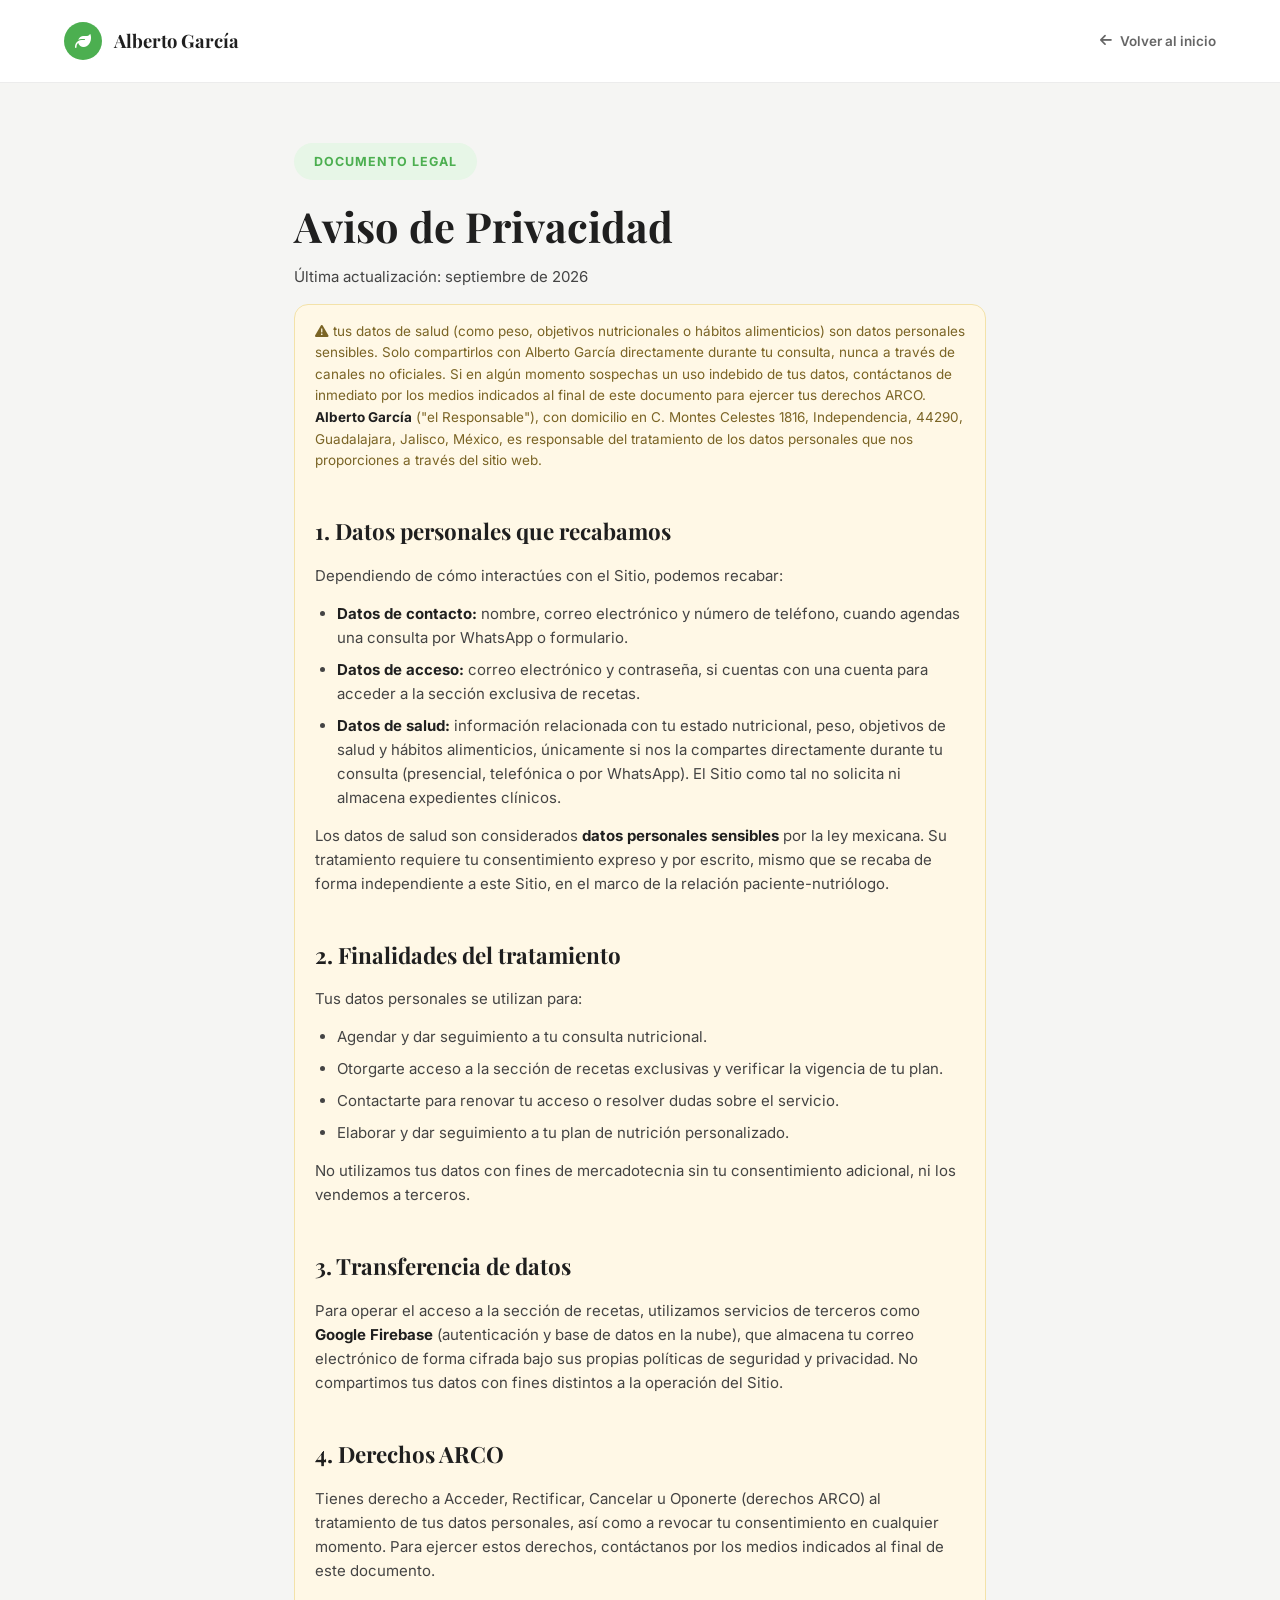
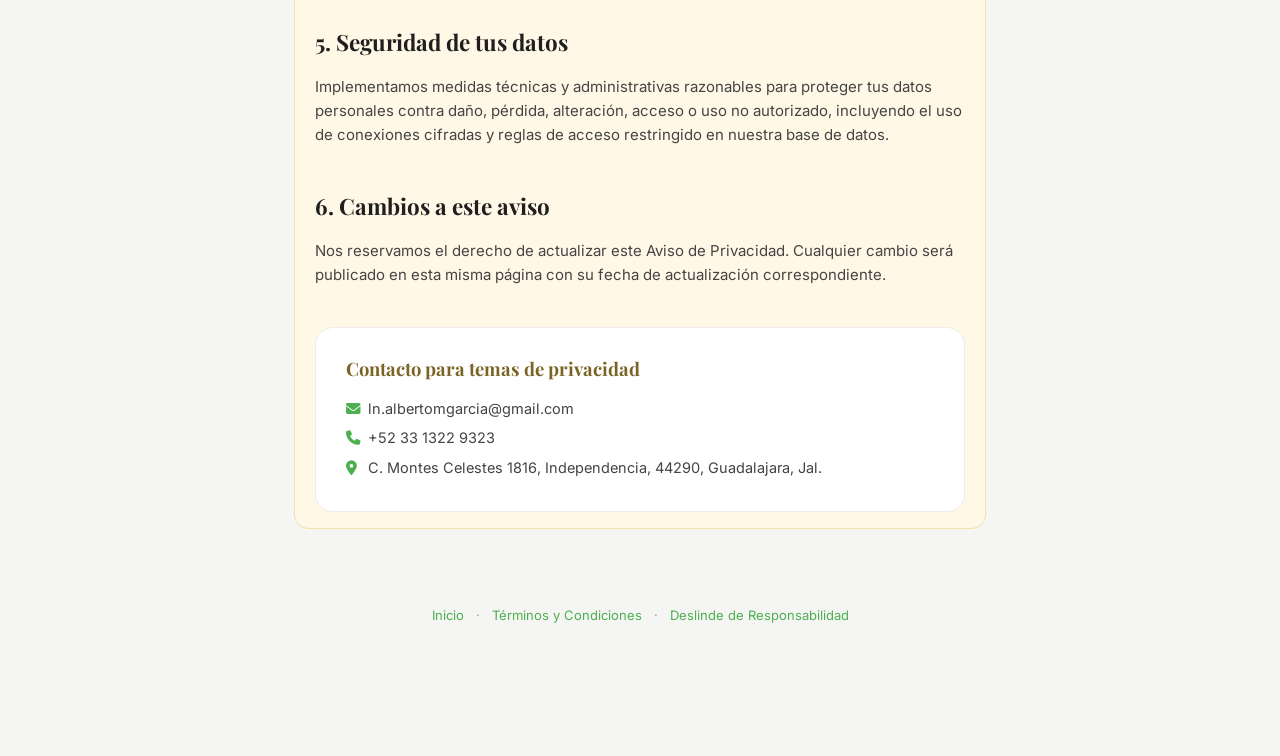
<file: aviso-privacidad.html>
<!DOCTYPE html>
<html lang="es">

<head>

<meta charset="UTF-8">
<meta name="viewport" content="width=device-width, initial-scale=1.0">

<title>Aviso de Privacidad | Alberto García</title>

<link rel="icon" type="image/svg+xml" href="logo-nutriologo.svg">

<link rel="stylesheet" href="legal.css">

<link rel="preconnect" href="https://fonts.googleapis.com">
<link href="https://fonts.googleapis.com/css2?family=Playfair+Display:wght@600;700;800&family=Inter:wght@300;400;500;600;700&display=swap" rel="stylesheet">

<link rel="stylesheet" href="https://cdnjs.cloudflare.com/ajax/libs/font-awesome/6.5.1/css/all.min.css"/>

</head>

<body>

<header class="legal-header">

    <a href="index.html" class="legal-logo">
        <div class="legal-logo-icon"><i class="fa-solid fa-leaf"></i></div>
        <span>Alberto García</span>
    </a>

    <a href="index.html" class="legal-back">
        <i class="fa-solid fa-arrow-left"></i> Volver al inicio
    </a>

</header>

<div class="legal-wrapper">

    <span class="legal-badge">DOCUMENTO LEGAL</span>

    <h1>Aviso de Privacidad</h1>

    <p class="legal-updated">Última actualización: septiembre de 2026</p>

    <div class="legal-review-notice">
        <i class="fa-solid fa-triangle-exclamation"></i>
        tus datos de salud (como peso, objetivos nutricionales o hábitos alimenticios) son datos personales sensibles. Solo compartirlos con Alberto García directamente durante tu consulta, nunca a través de canales no oficiales. Si en algún momento sospechas un uso indebido de tus datos, contáctanos de inmediato por los medios indicados al final de este documento para ejercer tus derechos ARCO.

    
        <strong>Alberto García</strong> ("el Responsable"), con domicilio en C. Montes Celestes 1816, Independencia, 44290, Guadalajara, Jalisco, México, es responsable del tratamiento de los datos personales que nos proporciones a través del sitio web.
    

    <h2>1. Datos personales que recabamos</h2>
    <p>Dependiendo de cómo interactúes con el Sitio, podemos recabar:</p>
    <ul>
        <li><strong>Datos de contacto:</strong> nombre, correo electrónico y número de teléfono, cuando agendas una consulta por WhatsApp o formulario.</li>
        <li><strong>Datos de acceso:</strong> correo electrónico y contraseña, si cuentas con una cuenta para acceder a la sección exclusiva de recetas.</li>
        <li><strong>Datos de salud:</strong> información relacionada con tu estado nutricional, peso, objetivos de salud y hábitos alimenticios, únicamente si nos la compartes directamente durante tu consulta (presencial, telefónica o por WhatsApp). El Sitio como tal no solicita ni almacena expedientes clínicos.</li>
    </ul>
    <p>
        Los datos de salud son considerados <strong>datos personales sensibles</strong> por la ley mexicana. Su tratamiento requiere tu consentimiento expreso y por escrito, mismo que se recaba de forma independiente a este Sitio, en el marco de la relación paciente-nutriólogo.
    </p>

    <h2>2. Finalidades del tratamiento</h2>
    <p>Tus datos personales se utilizan para:</p>
    <ul>
        <li>Agendar y dar seguimiento a tu consulta nutricional.</li>
        <li>Otorgarte acceso a la sección de recetas exclusivas y verificar la vigencia de tu plan.</li>
        <li>Contactarte para renovar tu acceso o resolver dudas sobre el servicio.</li>
        <li>Elaborar y dar seguimiento a tu plan de nutrición personalizado.</li>
    </ul>
    <p>No utilizamos tus datos con fines de mercadotecnia sin tu consentimiento adicional, ni los vendemos a terceros.</p>

    <h2>3. Transferencia de datos</h2>
    <p>
        Para operar el acceso a la sección de recetas, utilizamos servicios de terceros como <strong>Google Firebase</strong> (autenticación y base de datos en la nube), que almacena tu correo electrónico de forma cifrada bajo sus propias políticas de seguridad y privacidad. No compartimos tus datos con fines distintos a la operación del Sitio.
    </p>

    <h2>4. Derechos ARCO</h2>
    <p>
        Tienes derecho a Acceder, Rectificar, Cancelar u Oponerte (derechos ARCO) al tratamiento de tus datos personales, así como a revocar tu consentimiento en cualquier momento. Para ejercer estos derechos, contáctanos por los medios indicados al final de este documento.
    </p>

    <h2>5. Seguridad de tus datos</h2>
    <p>
        Implementamos medidas técnicas y administrativas razonables para proteger tus datos personales contra daño, pérdida, alteración, acceso o uso no autorizado, incluyendo el uso de conexiones cifradas y reglas de acceso restringido en nuestra base de datos.
    </p>

    <h2>6. Cambios a este aviso</h2>
    <p>
        Nos reservamos el derecho de actualizar este Aviso de Privacidad. Cualquier cambio será publicado en esta misma página con su fecha de actualización correspondiente.
    </p>

    <div class="legal-contact-box">
        <h3>Contacto para temas de privacidad</h3>
        <p><i class="fa-solid fa-envelope"></i> ln.albertomgarcia@gmail.com</p>
        <p><i class="fa-solid fa-phone"></i> +52 33 1322 9323</p>
        <p><i class="fa-solid fa-location-dot"></i> C. Montes Celestes 1816, Independencia, 44290, Guadalajara, Jal.</p>
    </div>

</div>

<footer class="legal-footer">
    <a href="index.html">Inicio</a> ·
    <a href="terminos-condiciones.html">Términos y Condiciones</a> ·
    <a href="deslinde-responsabilidad.html">Deslinde de Responsabilidad</a>
</footer>

</body>
</html>
</file>
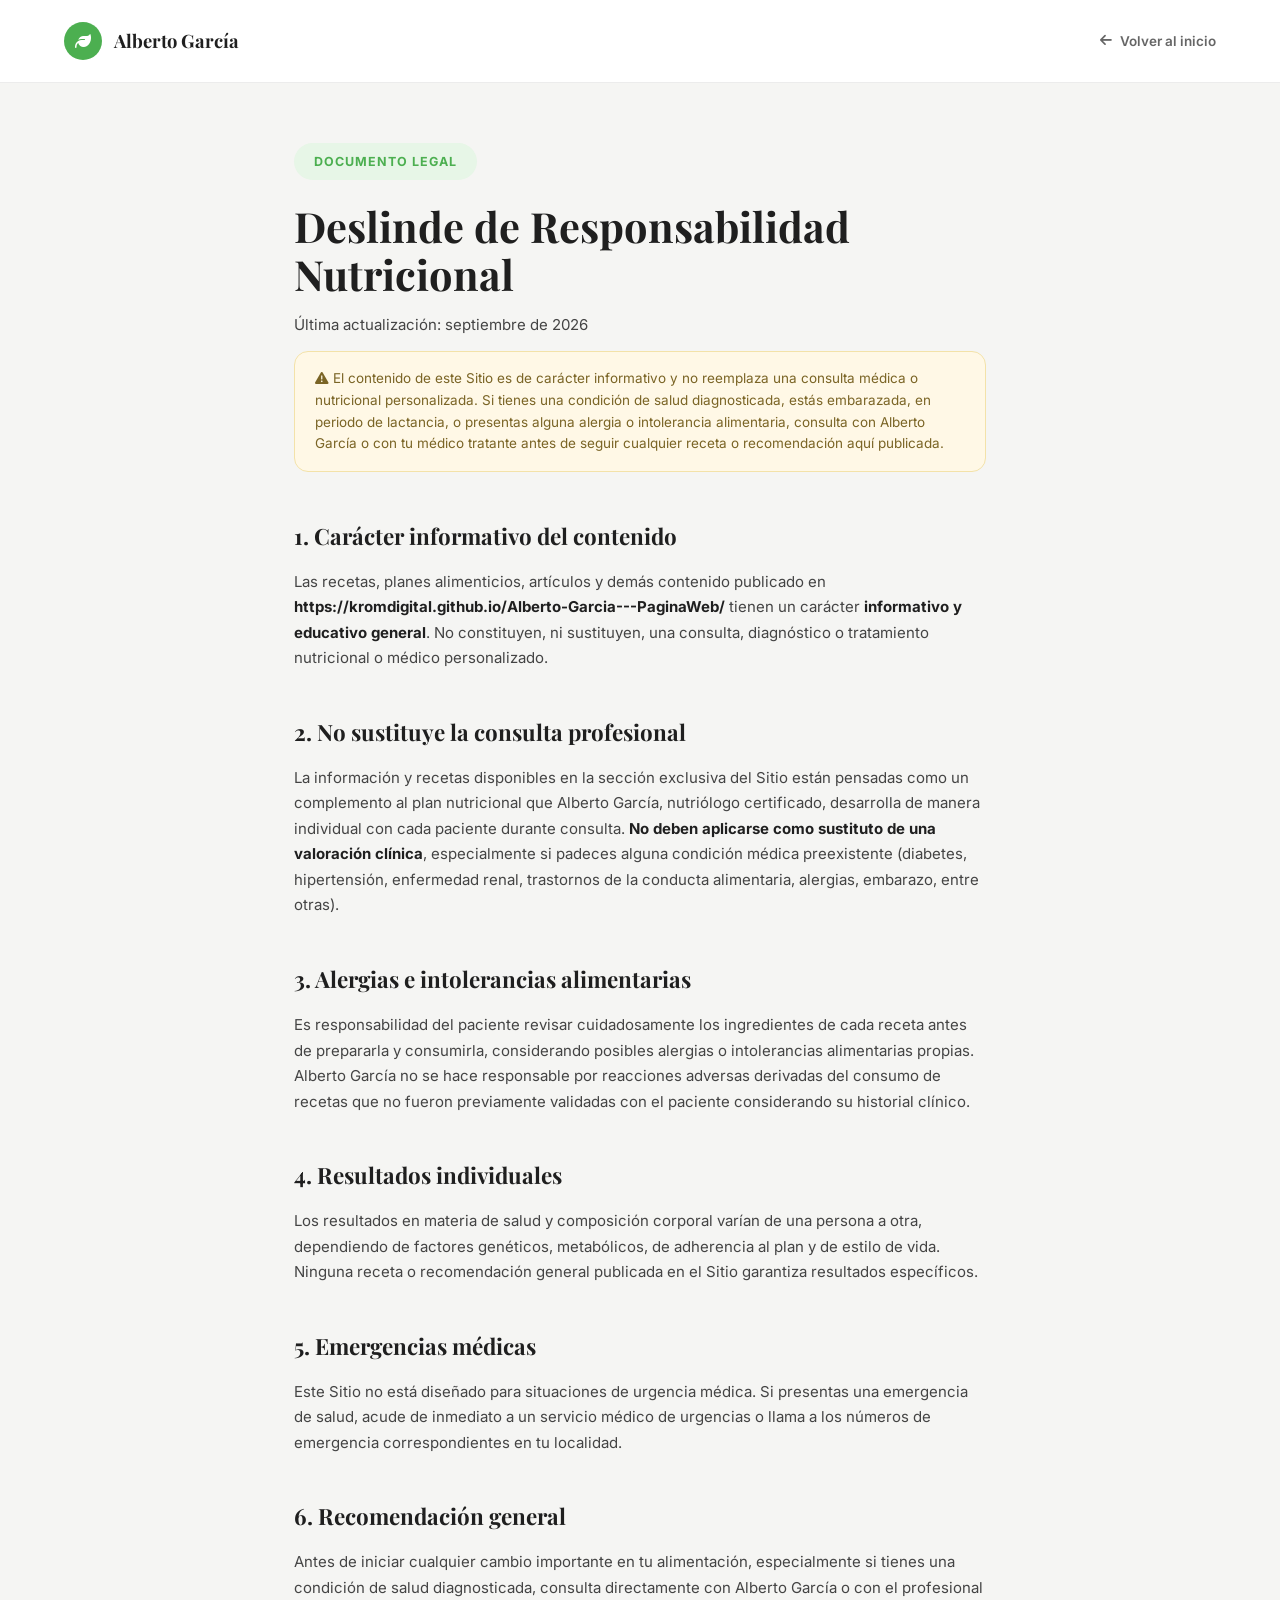
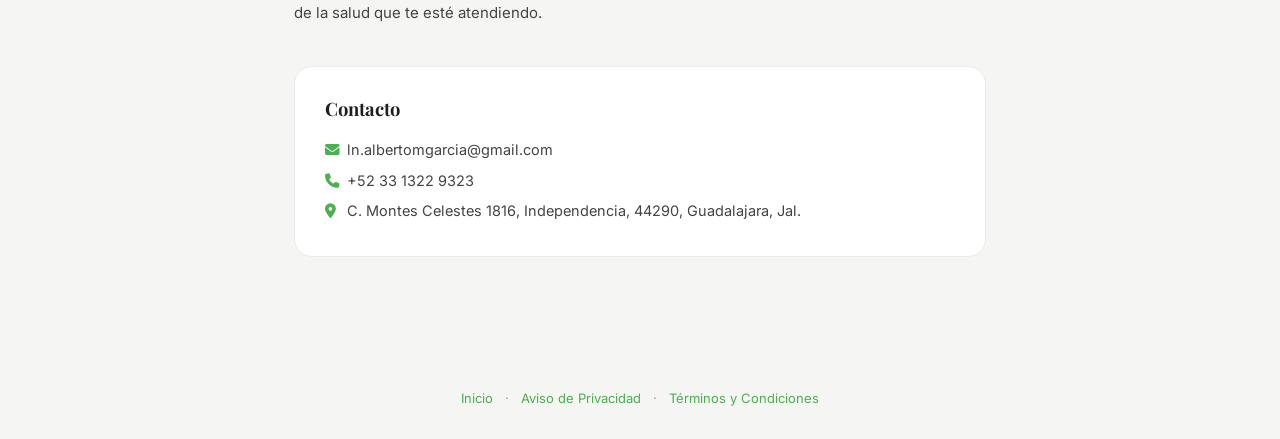
<file: deslinde-responsabilidad.html>
<!DOCTYPE html>
<html lang="es">

<head>

<meta charset="UTF-8">
<meta name="viewport" content="width=device-width, initial-scale=1.0">

<title>Deslinde de Responsabilidad | Alberto García</title>

<link rel="icon" type="image/svg+xml" href="logo-nutriologo.svg">

<link rel="stylesheet" href="legal.css">

<link rel="preconnect" href="https://fonts.googleapis.com">
<link href="https://fonts.googleapis.com/css2?family=Playfair+Display:wght@600;700;800&family=Inter:wght@300;400;500;600;700&display=swap" rel="stylesheet">

<link rel="stylesheet" href="https://cdnjs.cloudflare.com/ajax/libs/font-awesome/6.5.1/css/all.min.css"/>

</head>

<body>

<header class="legal-header">

    <a href="index.html" class="legal-logo">
        <div class="legal-logo-icon"><i class="fa-solid fa-leaf"></i></div>
        <span>Alberto García</span>
    </a>

    <a href="index.html" class="legal-back">
        <i class="fa-solid fa-arrow-left"></i> Volver al inicio
    </a>

</header>

<div class="legal-wrapper">

    <span class="legal-badge">DOCUMENTO LEGAL</span>

    <h1>Deslinde de Responsabilidad Nutricional</h1>

    <p class="legal-updated">Última actualización: septiembre de 2026</p>

    <div class="legal-review-notice">
        <i class="fa-solid fa-triangle-exclamation"></i>
        El contenido de este Sitio es de carácter informativo y no reemplaza una consulta médica o nutricional personalizada. Si tienes una condición de salud diagnosticada, estás embarazada, en periodo de lactancia, o presentas alguna alergia o intolerancia alimentaria, consulta con Alberto García o con tu médico tratante antes de seguir cualquier receta o recomendación aquí publicada.
    </div>

    <h2>1. Carácter informativo del contenido</h2>
    <p>
        Las recetas, planes alimenticios, artículos y demás contenido publicado en <strong>https://kromdigital.github.io/Alberto-Garcia---PaginaWeb/</strong> tienen un carácter <strong>informativo y educativo general</strong>. No constituyen, ni sustituyen, una consulta, diagnóstico o tratamiento nutricional o médico personalizado.
    </p>

    <h2>2. No sustituye la consulta profesional</h2>
    <p>
        La información y recetas disponibles en la sección exclusiva del Sitio están pensadas como un complemento al plan nutricional que Alberto García, nutriólogo certificado, desarrolla de manera individual con cada paciente durante consulta. <strong>No deben aplicarse como sustituto de una valoración clínica</strong>, especialmente si padeces alguna condición médica preexistente (diabetes, hipertensión, enfermedad renal, trastornos de la conducta alimentaria, alergias, embarazo, entre otras).
    </p>

    <h2>3. Alergias e intolerancias alimentarias</h2>
    <p>
        Es responsabilidad del paciente revisar cuidadosamente los ingredientes de cada receta antes de prepararla y consumirla, considerando posibles alergias o intolerancias alimentarias propias. Alberto García no se hace responsable por reacciones adversas derivadas del consumo de recetas que no fueron previamente validadas con el paciente considerando su historial clínico.
    </p>

    <h2>4. Resultados individuales</h2>
    <p>
        Los resultados en materia de salud y composición corporal varían de una persona a otra, dependiendo de factores genéticos, metabólicos, de adherencia al plan y de estilo de vida. Ninguna receta o recomendación general publicada en el Sitio garantiza resultados específicos.
    </p>

    <h2>5. Emergencias médicas</h2>
    <p>
        Este Sitio no está diseñado para situaciones de urgencia médica. Si presentas una emergencia de salud, acude de inmediato a un servicio médico de urgencias o llama a los números de emergencia correspondientes en tu localidad.
    </p>

    <h2>6. Recomendación general</h2>
    <p>
        Antes de iniciar cualquier cambio importante en tu alimentación, especialmente si tienes una condición de salud diagnosticada, consulta directamente con Alberto García o con el profesional de la salud que te esté atendiendo.
    </p>

    <div class="legal-contact-box">
        <h3>Contacto</h3>
        <p><i class="fa-solid fa-envelope"></i> ln.albertomgarcia@gmail.com</p>
        <p><i class="fa-solid fa-phone"></i> +52 33 1322 9323</p>
        <p><i class="fa-solid fa-location-dot"></i> C. Montes Celestes 1816, Independencia, 44290, Guadalajara, Jal.</p>
    </div>

</div>

<footer class="legal-footer">
    <a href="index.html">Inicio</a> ·
    <a href="aviso-privacidad.html">Aviso de Privacidad</a> ·
    <a href="terminos-condiciones.html">Términos y Condiciones</a>
</footer>

</body>
</html>
</file>
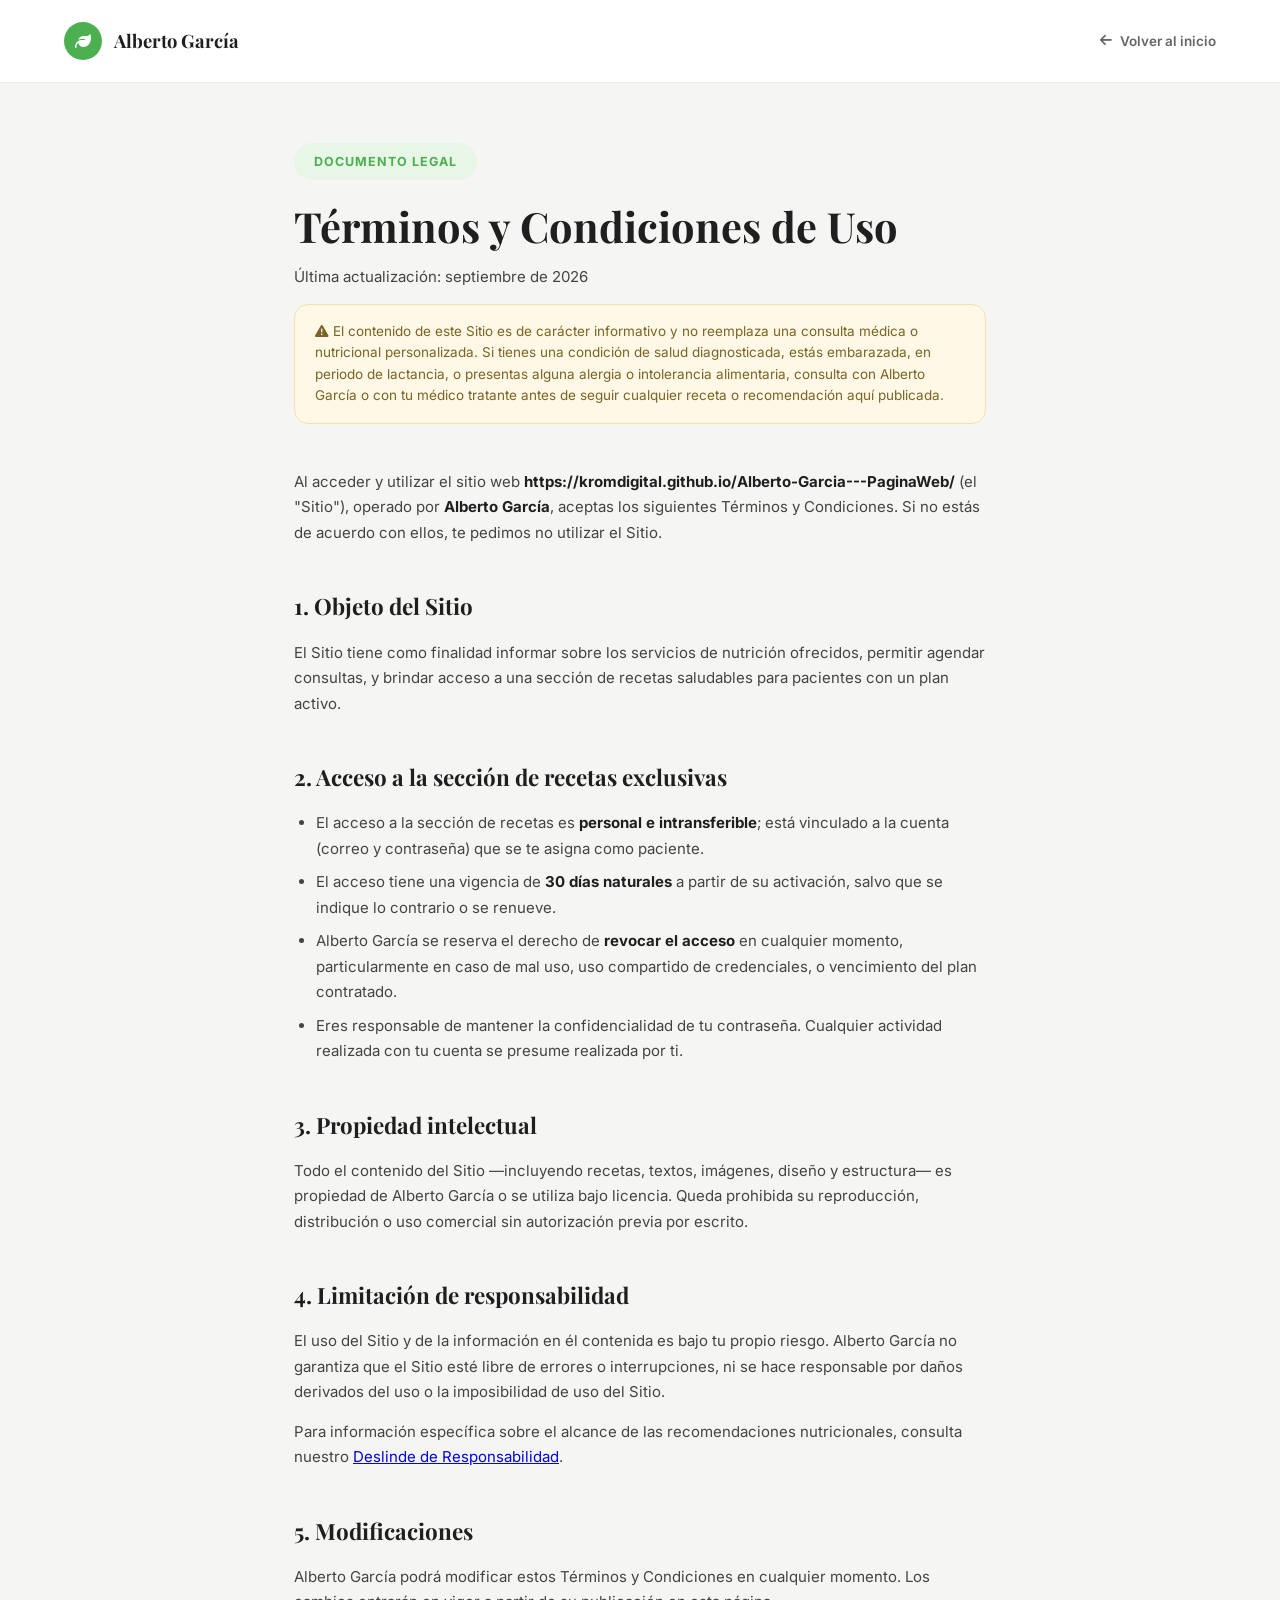
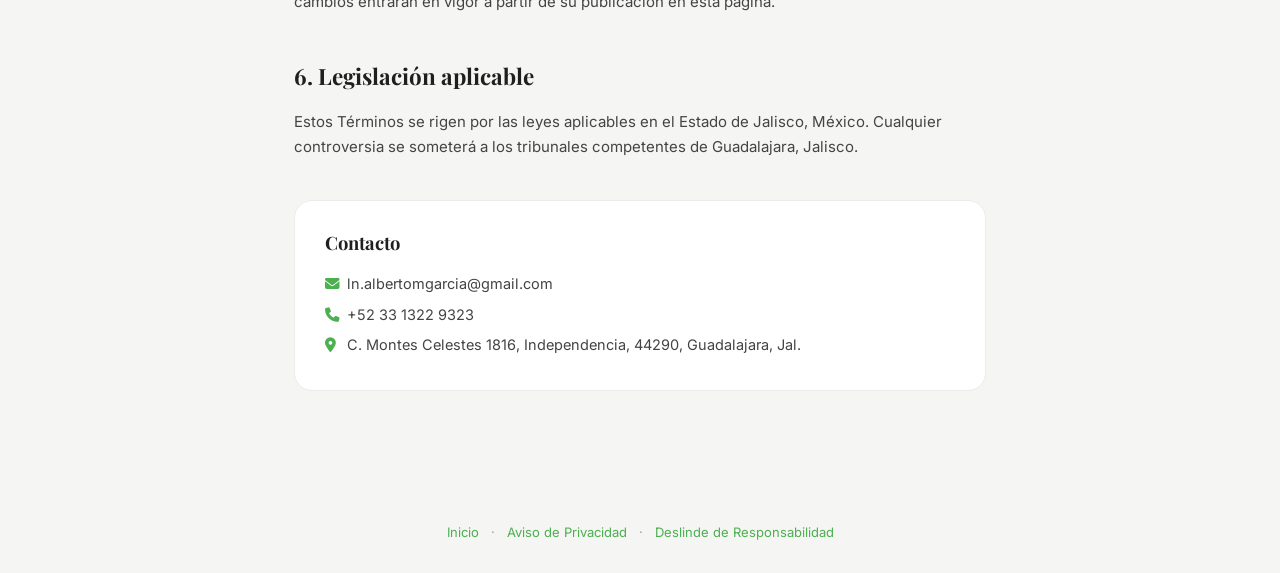
<file: terminos-condiciones.html>
<!DOCTYPE html>
<html lang="es">

<head>

<meta charset="UTF-8">
<meta name="viewport" content="width=device-width, initial-scale=1.0">

<title>Términos y Condiciones | Alberto García</title>

<link rel="icon" type="image/svg+xml" href="logo-nutriologo.svg">

<link rel="stylesheet" href="legal.css">

<link rel="preconnect" href="https://fonts.googleapis.com">
<link href="https://fonts.googleapis.com/css2?family=Playfair+Display:wght@600;700;800&family=Inter:wght@300;400;500;600;700&display=swap" rel="stylesheet">

<link rel="stylesheet" href="https://cdnjs.cloudflare.com/ajax/libs/font-awesome/6.5.1/css/all.min.css"/>

</head>

<body>

<header class="legal-header">

    <a href="index.html" class="legal-logo">
        <div class="legal-logo-icon"><i class="fa-solid fa-leaf"></i></div>
        <span>Alberto García</span>
    </a>

    <a href="index.html" class="legal-back">
        <i class="fa-solid fa-arrow-left"></i> Volver al inicio
    </a>

</header>

<div class="legal-wrapper">

    <span class="legal-badge">DOCUMENTO LEGAL</span>

    <h1>Términos y Condiciones de Uso</h1>

    <p class="legal-updated">Última actualización: septiembre de 2026</p>

    <div class="legal-review-notice">
        <i class="fa-solid fa-triangle-exclamation"></i>
        El contenido de este Sitio es de carácter informativo y no reemplaza una consulta médica o nutricional personalizada. Si tienes una condición de salud diagnosticada, estás embarazada, en periodo de lactancia, o presentas alguna alergia o intolerancia alimentaria, consulta con Alberto García o con tu médico tratante antes de seguir cualquier receta o recomendación aquí publicada.
    </div>

    <p>
        Al acceder y utilizar el sitio web <strong>https://kromdigital.github.io/Alberto-Garcia---PaginaWeb/</strong> (el "Sitio"), operado por <strong>Alberto García</strong>, aceptas los siguientes Términos y Condiciones. Si no estás de acuerdo con ellos, te pedimos no utilizar el Sitio.
    </p>

    <h2>1. Objeto del Sitio</h2>
    <p>
        El Sitio tiene como finalidad informar sobre los servicios de nutrición ofrecidos, permitir agendar consultas, y brindar acceso a una sección de recetas saludables para pacientes con un plan activo.
    </p>

    <h2>2. Acceso a la sección de recetas exclusivas</h2>
    <ul>
        <li>El acceso a la sección de recetas es <strong>personal e intransferible</strong>; está vinculado a la cuenta (correo y contraseña) que se te asigna como paciente.</li>
        <li>El acceso tiene una vigencia de <strong>30 días naturales</strong> a partir de su activación, salvo que se indique lo contrario o se renueve.</li>
        <li>Alberto García se reserva el derecho de <strong>revocar el acceso</strong> en cualquier momento, particularmente en caso de mal uso, uso compartido de credenciales, o vencimiento del plan contratado.</li>
        <li>Eres responsable de mantener la confidencialidad de tu contraseña. Cualquier actividad realizada con tu cuenta se presume realizada por ti.</li>
    </ul>

    <h2>3. Propiedad intelectual</h2>
    <p>
        Todo el contenido del Sitio —incluyendo recetas, textos, imágenes, diseño y estructura— es propiedad de Alberto García o se utiliza bajo licencia. Queda prohibida su reproducción, distribución o uso comercial sin autorización previa por escrito.
    </p>

    <h2>4. Limitación de responsabilidad</h2>
    <p>
        El uso del Sitio y de la información en él contenida es bajo tu propio riesgo. Alberto García no garantiza que el Sitio esté libre de errores o interrupciones, ni se hace responsable por daños derivados del uso o la imposibilidad de uso del Sitio.
    </p>
    <p>
        Para información específica sobre el alcance de las recomendaciones nutricionales, consulta nuestro <a href="deslinde-responsabilidad.html">Deslinde de Responsabilidad</a>.
    </p>

    <h2>5. Modificaciones</h2>
    <p>
        Alberto García podrá modificar estos Términos y Condiciones en cualquier momento. Los cambios entrarán en vigor a partir de su publicación en esta página.
    </p>

    <h2>6. Legislación aplicable</h2>
    <p>
        Estos Términos se rigen por las leyes aplicables en el Estado de Jalisco, México. Cualquier controversia se someterá a los tribunales competentes de Guadalajara, Jalisco.
    </p>

    <div class="legal-contact-box">
        <h3>Contacto</h3>
        <p><i class="fa-solid fa-envelope"></i> ln.albertomgarcia@gmail.com</p>
        <p><i class="fa-solid fa-phone"></i> +52 33 1322 9323</p>
        <p><i class="fa-solid fa-location-dot"></i> C. Montes Celestes 1816, Independencia, 44290, Guadalajara, Jal.</p>
    </div>

</div>

<footer class="legal-footer">
    <a href="index.html">Inicio</a> ·
    <a href="aviso-privacidad.html">Aviso de Privacidad</a> ·
    <a href="deslinde-responsabilidad.html">Deslinde de Responsabilidad</a>
</footer>

</body>
</html>
</file>
<file: legal.css>
@import url('https://fonts.googleapis.com/css2?family=Playfair+Display:wght@600;700;800&family=Inter:wght@300;400;500;600;700&display=swap');

*{
    margin: 0;
    padding: 0;
    box-sizing: border-box;
}

body{
    font-family: 'Inter', sans-serif;
    background: #f5f5f3;
    color: #1f1f1f;
    line-height: 1.7;
}

/* HEADER */

.legal-header{
    background: #fff;
    border-bottom: 1px solid #ececec;

    padding: 22px 5%;

    display: flex;
    align-items: center;
    justify-content: space-between;
}

.legal-logo{
    display: flex;
    align-items: center;
    gap: 12px;

    text-decoration: none;
    color: #1f1f1f;
}

.legal-logo-icon{
    width: 38px;
    height: 38px;

    border-radius: 50%;

    background: #4CAF50;
    color: #fff;

    display: flex;
    align-items: center;
    justify-content: center;
}

.legal-logo span{
    font-family: 'Playfair Display', serif;
    font-weight: 700;
    font-size: 1.15rem;
}

.legal-back{
    display: flex;
    align-items: center;
    gap: 8px;

    text-decoration: none;
    color: #666;

    font-size: 13.5px;
    font-weight: 600;

    transition: .3s;
}

.legal-back:hover{
    color: #4CAF50;
}

/* CONTENT */

.legal-wrapper{
    max-width: 820px;

    margin: 0 auto;

    padding: 60px 5% 100px;
}

.legal-badge{
    display: inline-block;

    background: #E7F6E7;
    color: #4CAF50;

    padding: 8px 20px;

    border-radius: 30px;

    font-size: 12.5px;
    font-weight: 700;
    letter-spacing: 1px;

    margin-bottom: 22px;
}

.legal-wrapper h1{
    font-family: 'Playfair Display', serif;
    font-size: 2.6rem;
    line-height: 1.15;

    margin-bottom: 14px;
}

.legal-updated{
    color: #888;
    font-size: 13.5px;
    margin-bottom: 12px;
}

.legal-review-notice{
    background: #FFF8E6;
    border: 1px solid #F3E2A9;
    color: #7a6425;

    padding: 16px 20px;

    border-radius: 14px;

    font-size: 13.5px;
    line-height: 1.6;

    margin-bottom: 45px;
}

.legal-wrapper h2{
    font-family: 'Playfair Display', serif;
    font-size: 1.4rem;

    margin-top: 42px;
    margin-bottom: 14px;

    color: #1f1f1f;
}

.legal-wrapper p{
    color: #444;
    font-size: 15px;
    margin-bottom: 14px;
}

.legal-wrapper ul{
    color: #444;
    font-size: 15px;

    margin: 0 0 14px 22px;
}

.legal-wrapper li{
    margin-bottom: 8px;
}

.legal-wrapper strong{
    color: #1f1f1f;
}

.legal-contact-box{
    margin-top: 40px;

    background: #fff;
    border: 1px solid #ececec;

    border-radius: 18px;

    padding: 26px 30px;
}

.legal-contact-box h3{
    font-family: 'Playfair Display', serif;
    font-size: 1.15rem;

    margin-bottom: 14px;
}

.legal-contact-box p{
    margin-bottom: 6px;
    font-size: 14.5px;
}

.legal-contact-box i{
    color: #4CAF50;
    width: 18px;
}

/* FOOTER */

.legal-footer{
    text-align: center;

    padding: 30px 5%;

    color: #999;

    font-size: 13px;
}

.legal-footer a{
    color: #4CAF50;
    text-decoration: none;
    margin: 0 8px;
}

@media(max-width: 600px){

    .legal-wrapper h1{
        font-size: 2rem;
    }

    .legal-header{
        flex-direction: column;
        gap: 14px;
    }

}
</file>
